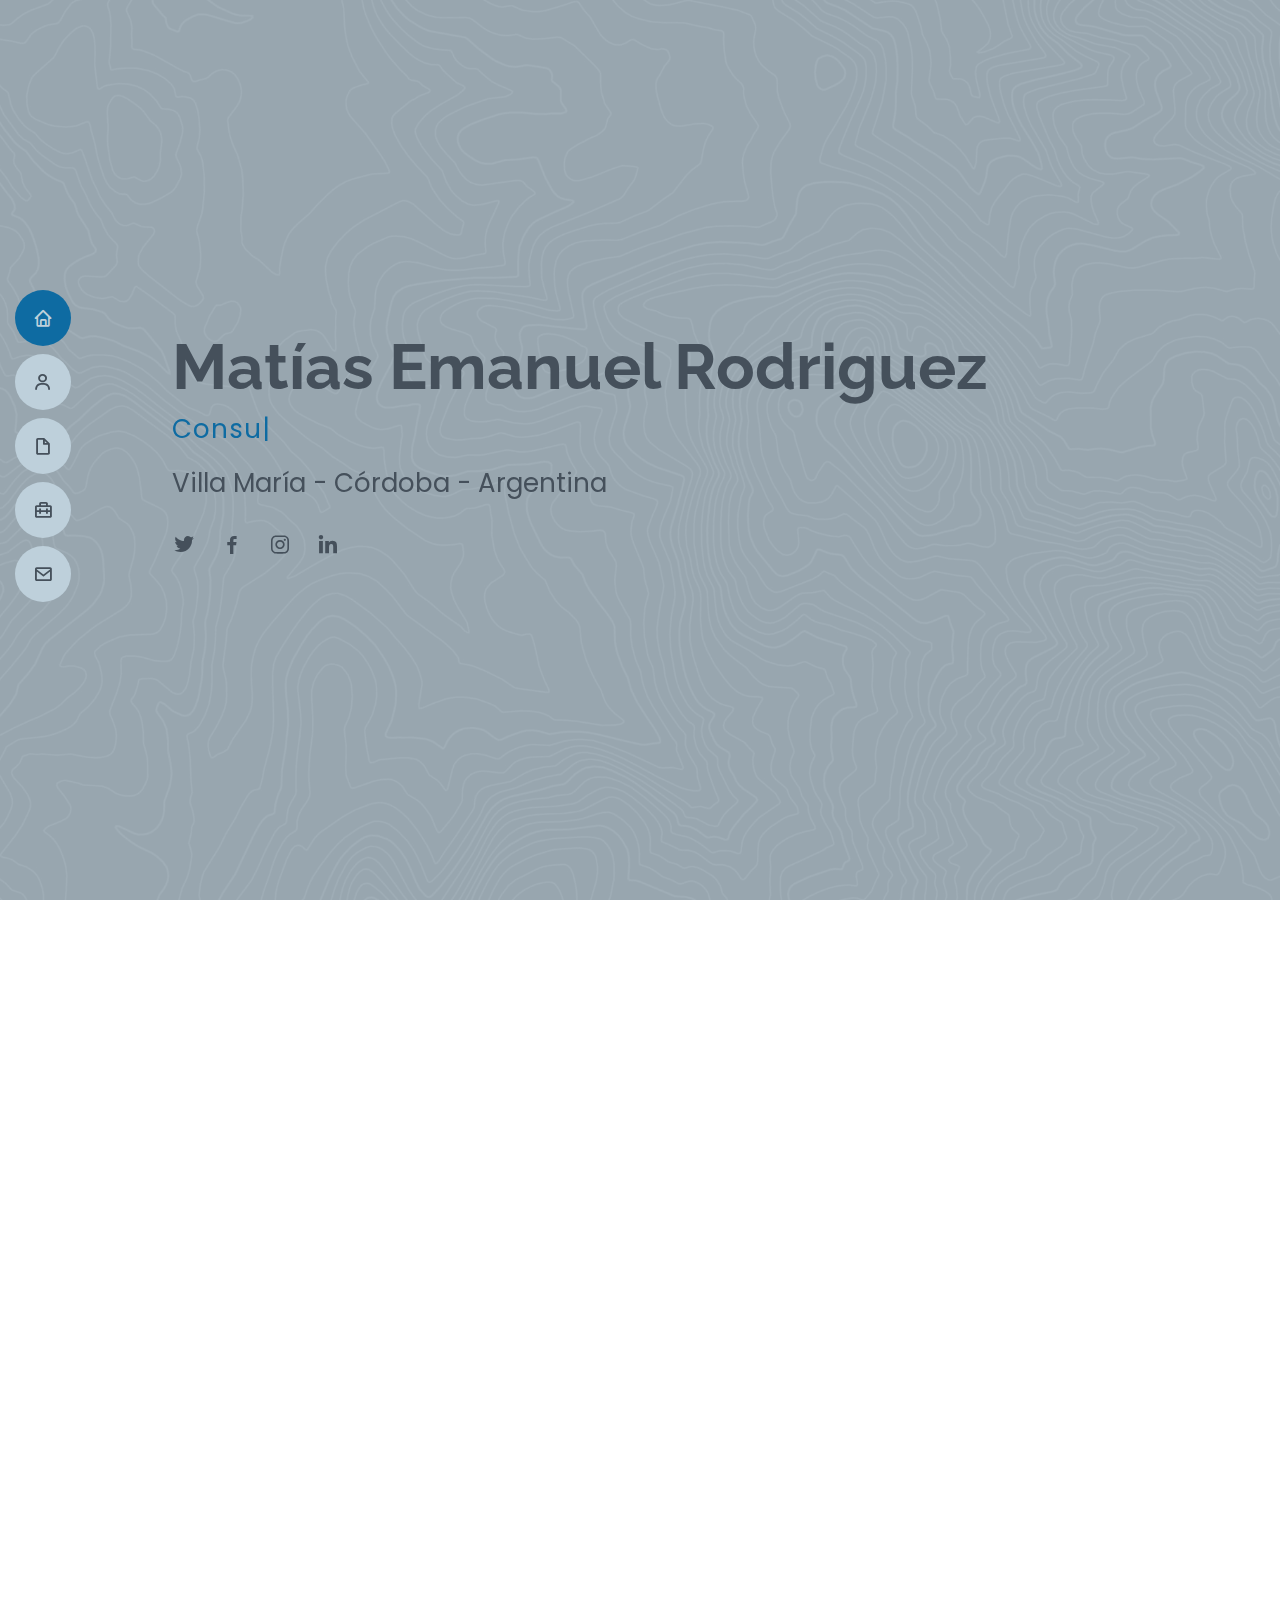
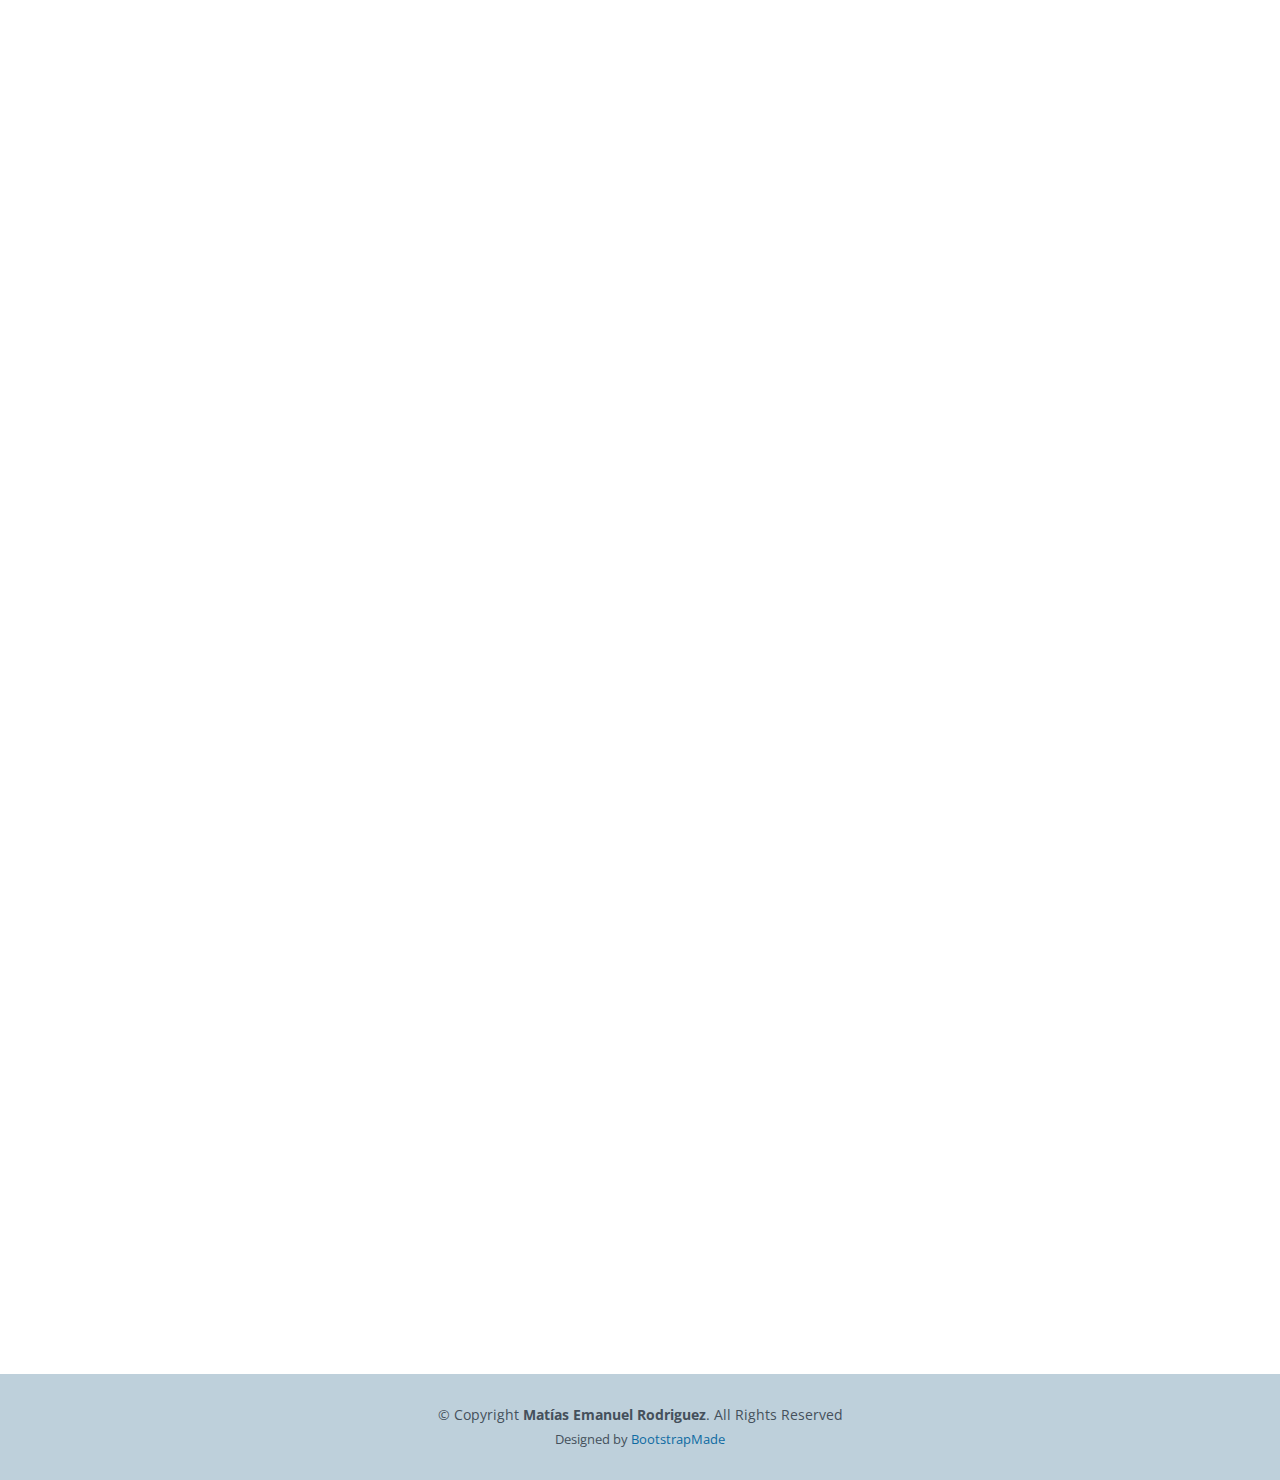
<file: index.html>
<!DOCTYPE html>
<html lang="en">

<head>
  <meta charset="utf-8">
  <meta content="width=device-width, initial-scale=1.0" name="viewport">

  <title>Matías Emanuel Rodriguez</title>
  <meta content="" name="description">
  <meta content="" name="keywords">

  <!-- Favicons -->
  <link href="assets/img/Einstein.png" rel="icon">
  <link href="assets/img/Einstein.png" rel="apple-touch-icon">

  <!-- Google Fonts -->
  <link href="https://fonts.googleapis.com/css?family=Open+Sans:300,300i,400,400i,600,600i,700,700i|Raleway:300,300i,400,400i,500,500i,600,600i,700,700i|Poppins:300,300i,400,400i,500,500i,600,600i,700,700i" rel="stylesheet">

  <!-- Vendor CSS Files -->
  <link href="assets/vendor/aos/aos.css" rel="stylesheet">
  <link href="assets/vendor/bootstrap/css/bootstrap.min.css" rel="stylesheet">
  <link href="assets/vendor/bootstrap-icons/bootstrap-icons.css" rel="stylesheet">
  <link href="assets/vendor/boxicons/css/boxicons.min.css" rel="stylesheet">
  <link href="assets/vendor/glightbox/css/glightbox.min.css" rel="stylesheet">
  <link href="assets/vendor/swiper/swiper-bundle.min.css" rel="stylesheet">

  <link href="assets/css/style.css" rel="stylesheet">

</head>

<body>

  <i class="bi bi-list mobile-nav-toggle d-xl-none"></i>
  <header id="header" class="d-flex flex-column justify-content-center">

    <nav id="navbar" class="navbar nav-menu">
      <ul>
        <li><a href="#hero" class="nav-link scrollto active"><i class="bx bx-home"></i> <span>Home</span></a></li>
        <li><a href="#about" class="nav-link scrollto"><i class="bx bx-user"></i> <span>Sobre mi</span></a></li>
        <li><a href="#resume" class="nav-link scrollto"><i class="bx bx-file-blank"></i> <span>Formación académica</span></a></li>
        <li><a href="#work" class="nav-link scrollto"><i class="bx bx-briefcase-alt-2"></i> <span>Experiencia laboral</span></a></li>
        <li><a href="#contact" class="nav-link scrollto"><i class="bx bx-envelope"></i> <span>Contacto</span></a></li>
      </ul>
    </nav>

  </header>
  <section id="hero" class="d-flex flex-column justify-content-center">
    <div class="container" data-aos="zoom-in" data-aos-delay="100">
      <h1>Matías Emanuel Rodriguez</h1>
      <p><span class="typed" data-typed-items="Consultor ERP, Estudiante de ingeniería en sistemas"></span></p>
      <p>Villa María - Córdoba - Argentina</p>
      <div class="social-links">
        <a href="https://twitter.com/merodriguez98?t=MLjjf2YdRAlq3F1IGcB-tw&s=08" target="_blank" class="twitter"><i class="bx bxl-twitter"></i></a>
        <a href="https://www.facebook.com/popemer" target="_blank" class="facebook"><i class="bx bxl-facebook"></i></a>
        <a href="https://www.instagram.com/matias.rodriguez98/" target="_blank" class="instagram"><i class="bx bxl-instagram"></i></a>
        <a href="https://www.linkedin.com/in/matiasemanuelrodriguez/" target="_blank" class="linkedin"><i class="bx bxl-linkedin"></i></a>
      </div>
    </div>
  </section>

  <main id="main">
    <section id="about" class="about">
      <div class="container" data-aos="fade-up">

        <div class="section-title">
          <h2>Sobre mi</h2>
          <p>
            Soy un joven estudiante de ingeniería en sistemas, 
            actualmente me encuentro trabajando con tres amigos, 
            <a href="crazyfruit-details.html" class="portfolio-details-lightbox" data-glightbox="type: external" title="Portfolio Details">CrazyFruit</a>,
             en el proyecto final llamado <a href="http://www.drawtrip.com/" target="_blank">DrawTrip</a>.
          </p>
        </div>

        <div class="row">
          <div class="col-lg-2">
            <img src="assets/img/me.jpg" class="img-fluid" alt="" width="200">
          </div>
          <div class="col-lg-10 content">
            <p>
              Nací en Marcos Juárez – Córdoba y actualmente estoy estudiando y viviendo en la localidad de Villa María – Córdoba 
            </p>
            <div class="row">
              <div class="col-lg-4">
                <ul>
                  <li><i class="bi bi-chevron-right"></i> <strong>Mi cumpleaños:</strong> <span>22 junio 1998</span></li>
                </ul>
              </div>
              <div class="col-lg-4">
                <ul>
                  <li><i class="bi bi-chevron-right"></i> <strong>Mi edad:</strong> <span>23</span></li>
                </ul>
              </div>
            </div>
            <h3>
              Hobbies
            </h3>
            <p>
              Me gusta despejar la mente tocando la guitarra, 
              aunque no soy muy bueno me defiendo bastante.
              Tambien, siguiendo los pasos de mi nono, 
              las manualidades de mi mama y mi nona, me gusta hacer cosas con madera, 
              cuero y cemento.
            </p>
          </div>
        </div>

      </div>
    </section>

    <section id="resume" class="resume">
      <div class="container" data-aos="fade-up">

        <div class="section-title">
          <h2>Formación académica</h2>
          <div class="text-center">
            <a href="assets/CV_Matias_Rodriguez.pdf" target="_blank">
              <button type="submit">
                <p>
                  CV
                </p>
              </button>
            </a>
          </div>
        </div>

        <div class="row">
          <div class="col-lg-6">
            <div class="resume-item pb-0">
              <h3 class="resume-title">Secundario</h3>
              <h5>2010 - 2015</h5>
              <p><em>
                Establecimiento educativo ESCUELA NORMAL SUPERIOR “GENERAL MANUEL BELGRANO”, título de Bachiller en Comunicación.
              </em></p>
              <ul>
                <li>Marcos Juárez - Córdoba</li>
              </ul>
            </div>

            <div class="resume-item">
              <h3 class="resume-title">Charlas y cursos extracurriculares</h3>
              <ul>
                <li>Como adaptar Testing Dinámico y Testing Estático a Metodologías Ágiles</li>
                <li>Big Data</li>
                <li>Informática Forense y Peritaje Informático</li>
                <li>Mercado Libre – Desarrollo de Productos para Latinoamérica</li>
                <li>Ransomware: Tras las huellas del ciberdelito y su anatomía</li>
                <li>Scrum Fundamentals</li>
              </ul>
            </div>
          </div>
           
          <div class="col-lg-6">
            <div class="resume-item pb-0">
              <h3 class="resume-title">Universidad</h3>
              <h5>2016 - actualidad</h5>
              <p><em>
                Carrera en curso de Ingeniería en Sistemas de Información en la Universidad Tecnologia Nacional. 
                He cursado la totalidad de las materias, 
                con un total de 4 materias pendientes de aprobación, incluyendo proyecto final.
              </em></p>
              <ul>
                <li>Facultad Regional Villa María - Córdoba</li>
              </ul>
            </div>
            <div class="resume-item pb-0">
              <h3 class="resume-title">Habilidades</h3>
              <ul>
                <li>
                  Manejo de Microsoft Office y sistemas
                  operativos <em>(Windows, Linux, iOS y Android)</em>
                </li>
                <li>
                  Manejo de diferentes lenguajes de
                  programación <em>(JAVA, Python, Dart)</em> y
                  bases de datos <em>(Microsoft SQL Server y PostgreSQL)</em>
                </li>
                <li>
                  Manejo de herramientas y/o tecnologías <em>BPMN, StarUML, Enterprise architect,
                    PacketTracer, Pentaho, Hibernate,
                    Android Studio, Flutter</em>
                </li>
                <li>
                  Manejo básico de software de control
                  de versiones git
                </li>
              </ul>
            </div>

          </div>
        </div>
      </div>
    </section>

    <section id="work" class="work">
      <div class="container" data-aos="fade-up">

        <div class="section-title">
          <h2>Experiencia laboral</h2>
        </div>

        <div class="row">
          <div class="work-item pb-0">
            <h3 class="work-title">Consultor ERP en <a href="https://oversoft.net/" target="_blank">Oversoft</a></h3>
            <h5>Marzo 2022 - actualidad</h5>
            <p><em>
                Puesta en marcha de software, planificación y ejecución de proyectos. Implementación y consultoria en soluciones
                de software comercializados. Parametrización de sistemas, dictado de capacitaciones y asistencia a usuarios.
            </em></p>
            <ul>
              <li>Villa María - Córdoba</li>
            </ul>
          </div>
        </div>
      </div>
    </section>

    <section id="contact" class="contact">
      <div class="container" data-aos="fade-up">

        <div class="section-title">
          <h2>Contacto</h2>
        </div>
        
        <div class="row">

          <div class="col-lg-4">
            <div class="info"> 
              <i class="bi bi-geo-alt"></i>
              <h4>Localidad:</h4>
              <p>Villa María - Córdoba - Argentina</p>
            </div>
          </div>

          <div class="col-lg-4">
            <div class="info"> 
              <i class="bi bi-envelope"></i>
              <h4>Email:</h4>
              <p>matiasemanuelr98@gmail.com</p>
            </div>
          </div>

          <div class="col-lg-4">
            <div class="info"> 
              <i class="bi bi-share"></i>
              <h4>Reses sociales:</h4>
              <a href="https://twitter.com/merodriguez98?t=MLjjf2YdRAlq3F1IGcB-tw&s=08" target="_blank" class="twitter"><i class="bx bxl-twitter"></i></a>
              <a href="https://www.facebook.com/popemer" target="_blank" class="facebook"><i class="bx bxl-facebook"></i></a>
              <a href="https://www.instagram.com/matias.rodriguez98/" target="_blank" class="instagram"><i class="bx bxl-instagram"></i></a>
              <a href="https://www.linkedin.com/in/matiasemanuelrodriguez/" target="_blank" class="linkedin"><i class="bx bxl-linkedin"></i></a>
            </div>
          </div>
        </div>
      </div>
    </section>

  </main>

  <footer id="footer">
    <div class="container">
      <div class="copyright">
        &copy; Copyright <strong><span>Matías Emanuel Rodriguez</span></strong>. All Rights Reserved
      </div>
      <div class="credits">
        <!-- All the links in the footer should remain intact. -->
        <!-- You can delete the links only if you purchased the pro version. -->
        <!-- Licensing information: [license-url] -->
        Designed by <a href="https://bootstrapmade.com/">BootstrapMade</a>
      </div>
    </div>
  </footer>

  <div id="preloader"></div>
  <a href="#" class="back-to-top d-flex align-items-center justify-content-center"><i class="bi bi-arrow-up-short"></i></a>


  <script src="assets/vendor/purecounter/purecounter.js"></script>
  <script src="assets/vendor/aos/aos.js"></script>
  <script src="assets/vendor/bootstrap/js/bootstrap.bundle.min.js"></script>
  <script src="assets/vendor/glightbox/js/glightbox.min.js"></script>
  <script src="assets/vendor/isotope-layout/isotope.pkgd.min.js"></script>
  <script src="assets/vendor/swiper/swiper-bundle.min.js"></script>
  <script src="assets/vendor/typed.js/typed.min.js"></script>
  <script src="assets/vendor/waypoints/noframework.waypoints.js"></script>
  <script src="assets/vendor/php-email-form/validate.js"></script>


  <script src="assets/js/main.js"></script>

</body>

</html>
</file>
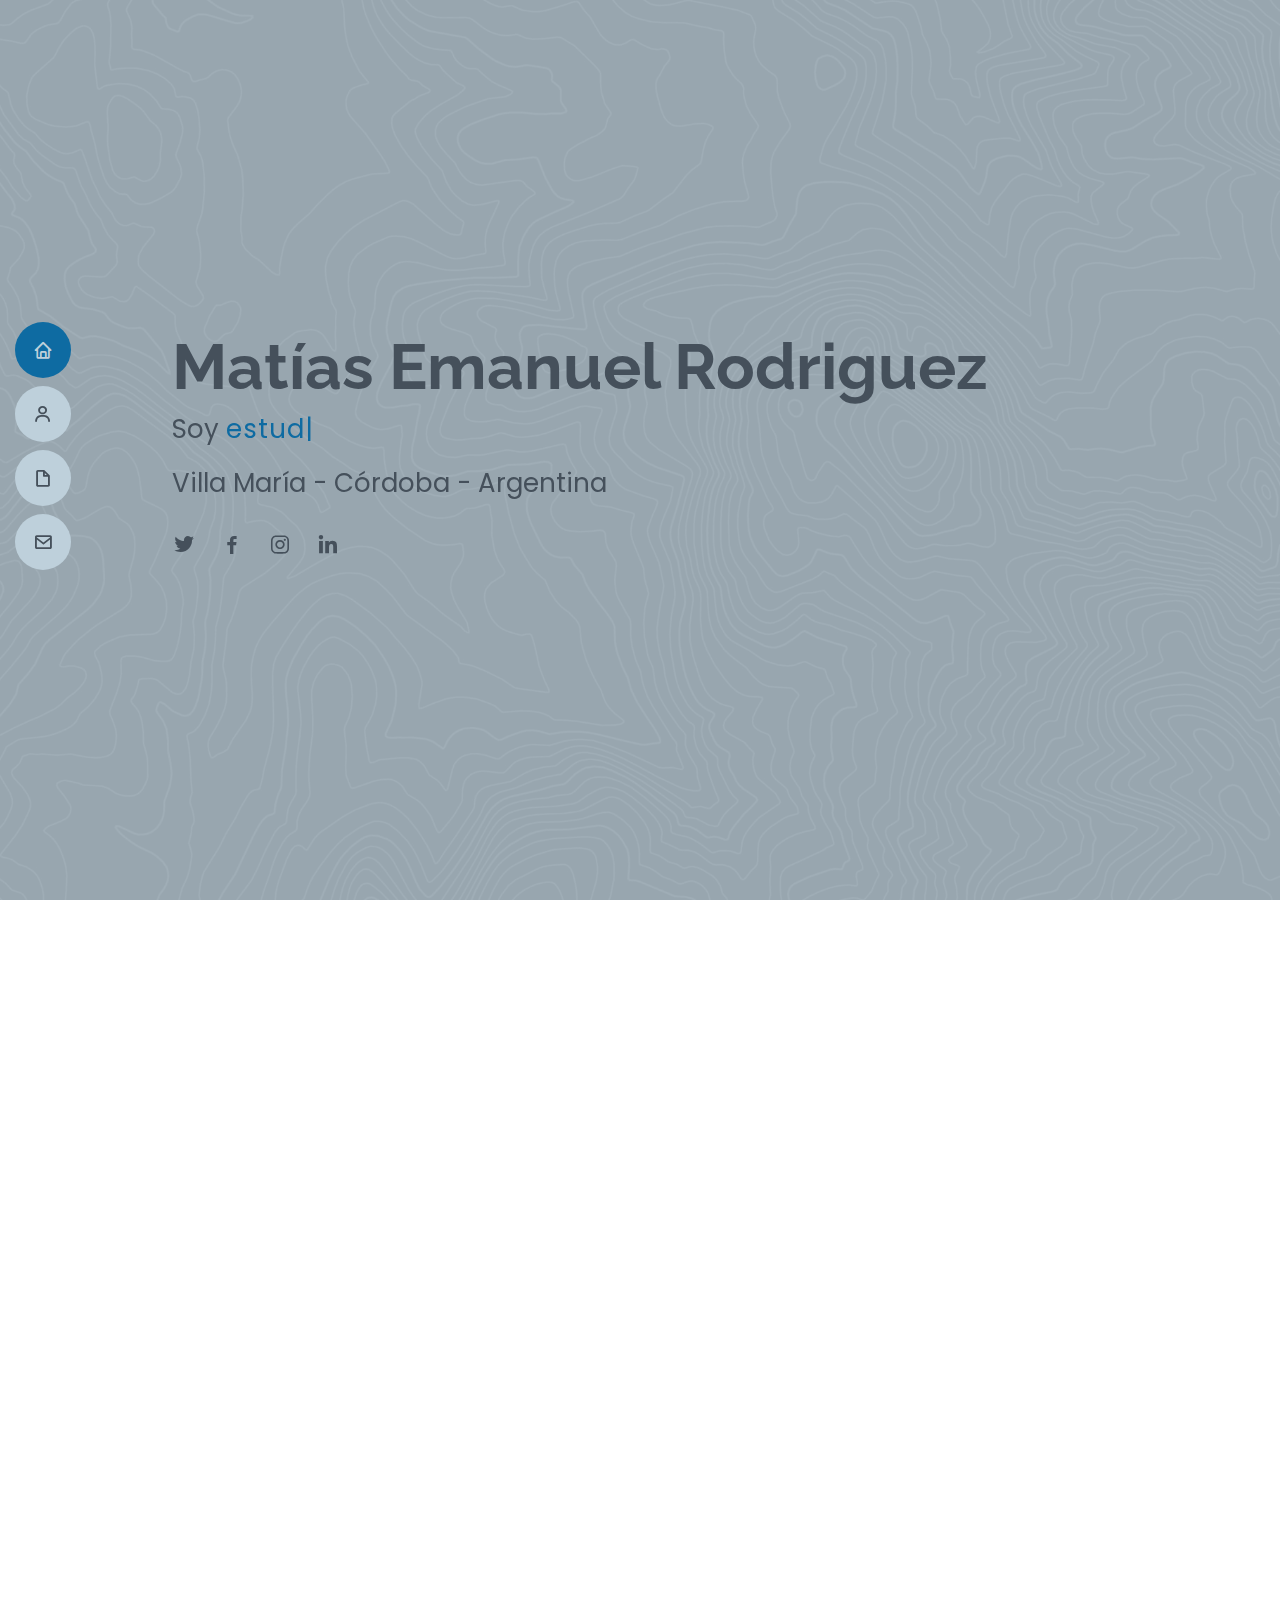
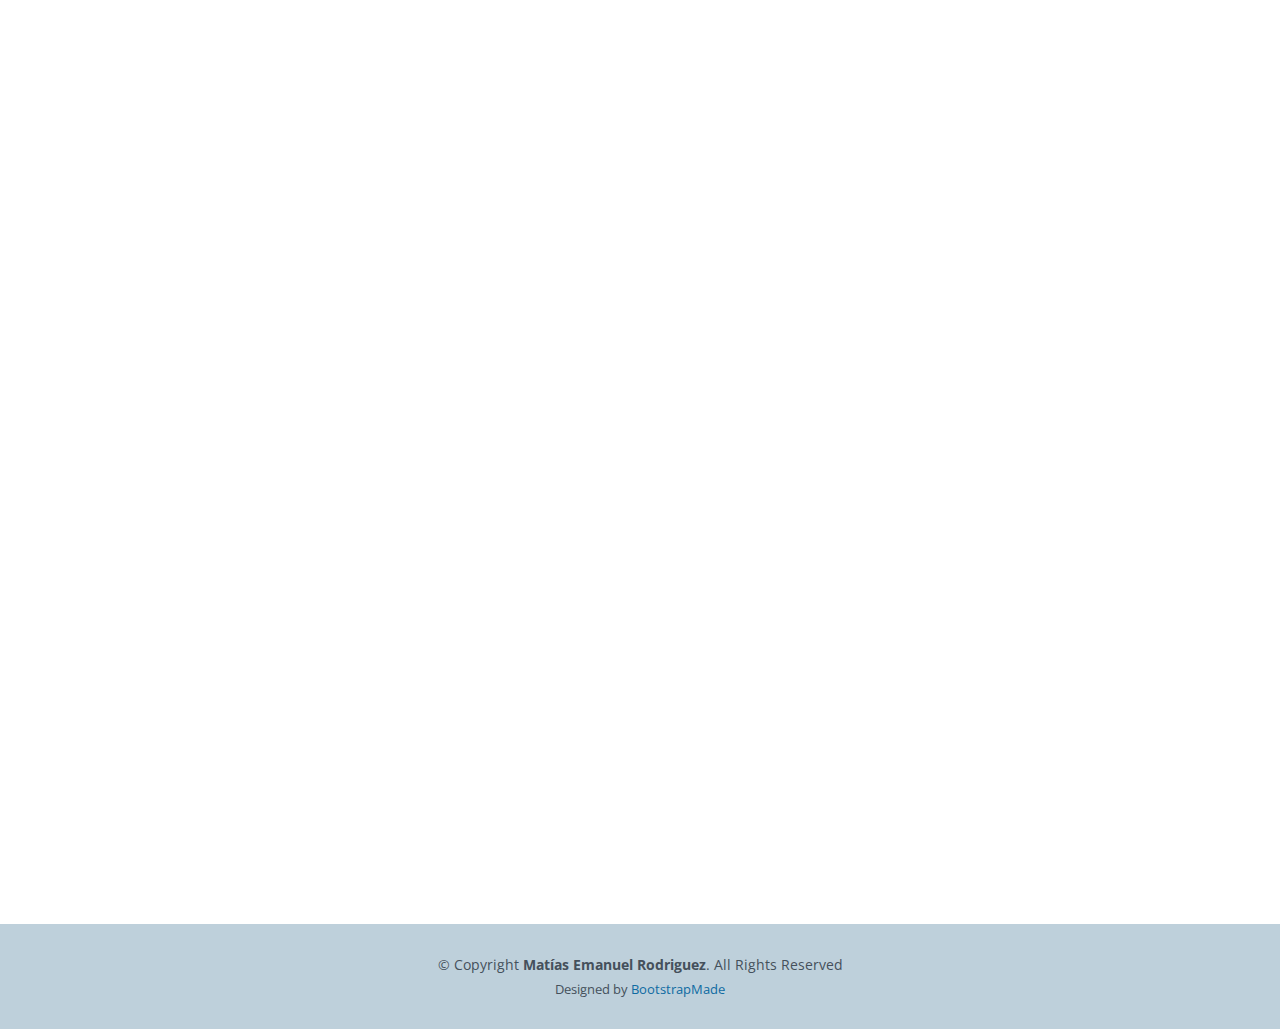
<file: MyResume/index.html>
<!DOCTYPE html>
<html lang="en">

<head>
  <meta charset="utf-8">
  <meta content="width=device-width, initial-scale=1.0" name="viewport">

  <title>Matías Emanuel Rodriguez</title>
  <meta content="" name="description">
  <meta content="" name="keywords">

  <!-- Favicons -->
  <link href="assets/img/Einstein.png" rel="icon">
  <link href="assets/img/Einstein.png" rel="apple-touch-icon">

  <!-- Google Fonts -->
  <link href="https://fonts.googleapis.com/css?family=Open+Sans:300,300i,400,400i,600,600i,700,700i|Raleway:300,300i,400,400i,500,500i,600,600i,700,700i|Poppins:300,300i,400,400i,500,500i,600,600i,700,700i" rel="stylesheet">

  <!-- Vendor CSS Files -->
  <link href="assets/vendor/aos/aos.css" rel="stylesheet">
  <link href="assets/vendor/bootstrap/css/bootstrap.min.css" rel="stylesheet">
  <link href="assets/vendor/bootstrap-icons/bootstrap-icons.css" rel="stylesheet">
  <link href="assets/vendor/boxicons/css/boxicons.min.css" rel="stylesheet">
  <link href="assets/vendor/glightbox/css/glightbox.min.css" rel="stylesheet">
  <link href="assets/vendor/swiper/swiper-bundle.min.css" rel="stylesheet">

  <link href="assets/css/style.css" rel="stylesheet">

</head>

<body>

  <i class="bi bi-list mobile-nav-toggle d-xl-none"></i>
  <header id="header" class="d-flex flex-column justify-content-center">

    <nav id="navbar" class="navbar nav-menu">
      <ul>
        <li><a href="#hero" class="nav-link scrollto active"><i class="bx bx-home"></i> <span>Home</span></a></li>
        <li><a href="#about" class="nav-link scrollto"><i class="bx bx-user"></i> <span>Sobre mi</span></a></li>
        <li><a href="#resume" class="nav-link scrollto"><i class="bx bx-file-blank"></i> <span>Formación académica</span></a></li>
        <li><a href="#contact" class="nav-link scrollto"><i class="bx bx-envelope"></i> <span>Contacto</span></a></li>
      </ul>
    </nav>

  </header>
  <section id="hero" class="d-flex flex-column justify-content-center">
    <div class="container" data-aos="zoom-in" data-aos-delay="100">
      <h1>Matías Emanuel Rodriguez</h1>
      <p>Soy <span class="typed" data-typed-items="estudiante, compañero, proactivo"></span></p>
      <p>Villa María - Córdoba - Argentina</p>
      <div class="social-links">
        <a href="https://twitter.com/merodriguez98?t=MLjjf2YdRAlq3F1IGcB-tw&s=08" target="_blank" class="twitter"><i class="bx bxl-twitter"></i></a>
        <a href="https://www.facebook.com/popemer" target="_blank" class="facebook"><i class="bx bxl-facebook"></i></a>
        <a href="https://www.instagram.com/matias.rodriguez98/" target="_blank" class="instagram"><i class="bx bxl-instagram"></i></a>
        <a href="https://www.linkedin.com/in/matiasemanuelrodriguez/" target="_blank" class="linkedin"><i class="bx bxl-linkedin"></i></a>
      </div>
    </div>
  </section>

  <main id="main">
    <section id="about" class="about">
      <div class="container" data-aos="fade-up">

        <div class="section-title">
          <h2>Sobre mi</h2>
          <p>
            Soy un joven estudiante de ingeniería en sistemas, 
            actualmente me encuentro trabajando con tres amigos, 
            <a href="crazyfruit-details.html" class="portfolio-details-lightbox" data-glightbox="type: external" title="Portfolio Details">CrazyFruit</a>,
             en el proyecto final llamado <a href="http://www.drawtrip.com/" target="_blank">DrawTrip</a>.
          </p>
        </div>

        <div class="row">
          <div class="col-lg-2">
            <img src="assets/img/me.jpg" class="img-fluid" alt="" width="200">
          </div>
          <div class="col-lg-10 content">
            <p>
              Nací en Marcos Juárez – Córdoba y actualmente estoy estudiando y viviendo en la localidad de Villa María – Córdoba 
            </p>
            <div class="row">
              <div class="col-lg-4">
                <ul>
                  <li><i class="bi bi-chevron-right"></i> <strong>Mi cumpleaños:</strong> <span>22 junio 1998</span></li>
                </ul>
              </div>
              <div class="col-lg-4">
                <ul>
                  <li><i class="bi bi-chevron-right"></i> <strong>Mi edad:</strong> <span>23</span></li>
                </ul>
              </div>
            </div>
            <h3>
              Hobbies
            </h3>
            <p>
              Me gusta despejar la mente tocando la guitarra, 
              aunque no soy muy bueno me defiendo bastante.
              Tambien, siguiendo los pasos de mi nono, 
              las manualidades de mi mama y mi nona, me gusta hacer cosas con madera, 
              cuero y cemento.
            </p>
          </div>
        </div>

      </div>
    </section>

    <section id="resume" class="resume">
      <div class="container" data-aos="fade-up">

        <div class="section-title">
          <h2>Formación académica</h2>
          <div class="text-center">
            <a href="assets/CV_Matias_Rodriguez.pdf" target="_blank">
              <button type="submit">
                <p>
                  CV
                </p>
              </button>
            </a>
          </div>
        </div>

        <div class="row">
          <div class="col-lg-6">
            <div class="resume-item pb-0">
              <h3 class="resume-title">Secundario</h3>
              <h5>2010 - 2015</h5>
              <p><em>
                Establecimiento educativo ESCUELA NORMAL SUPERIOR “GENERAL MANUEL BELGRANO”, título de Bachiller en Comunicación.
              </em></p>
              <ul>
                <li>Marcos Juárez - Córdoba</li>
              </ul>
            </div>

            <div class="resume-item">
              <h3 class="resume-title">Charlas y cursos extracurriculares</h3>
              <ul>
                <li>Como adaptar Testing Dinámico y Testing Estático a Metodologías Ágiles</li>
                <li>Big Data</li>
                <li>Informática Forense y Peritaje Informático</li>
                <li>Mercado Libre – Desarrollo de Productos para Latinoamérica</li>
                <li>Ransomware: Tras las huellas del ciberdelito y su anatomía</li>
                <li>Scrum Fundamentals</li>
              </ul>
            </div>
          </div>
           
          <div class="col-lg-6">
            <div class="resume-item pb-0">
              <h3 class="resume-title">Universidad</h3>
              <h5>2016 - actualidad</h5>
              <p><em>
                Carrera en curso de Ingeniería en Sistemas de Información en la Universidad Tecnologia Nacional. 
                He cursado la totalidad de las materias, 
                con un total de 4 materias pendientes de aprobación, incluyendo proyecto final.
              </em></p>
              <ul>
                <li>Facultad Regional Villa María - Córdoba</li>
              </ul>
            </div>
            <div class="resume-item pb-0">
              <h3 class="resume-title">Habilidades</h3>
              <ul>
                <li>
                  Manejo de Microsoft Office y sistemas
                  operativos <em>(Windows, Linux, iOS y Android)</em>
                </li>
                <li>
                  Manejo de diferentes lenguajes de
                  programación <em>(JAVA, Python, Dart)</em> y
                  bases de datos <em>(Microsoft SQL Server y PostgreSQL)</em>
                </li>
                <li>
                  Manejo de herramientas y/o tecnologías <em>BPMN, StarUML, Enterprise architect,
                    PacketTracer, Pentaho, Hibernate,
                    Android Studio, Flutter</em>
                </li>
                <li>
                  Manejo básico de software de control
                  de versiones git
                </li>
              </ul>
            </div>

          </div>
        </div>
      </div>
    </section>

    <section id="contact" class="contact">
      <div class="container" data-aos="fade-up">

        <div class="section-title">
          <h2>Contacto</h2>
        </div>
        
        <div class="row">

          <div class="col-lg-4">
            <div class="info"> 
              <i class="bi bi-geo-alt"></i>
              <h4>Localidad:</h4>
              <p>Villa María - Córdoba - Argentina</p>
            </div>
          </div>

          <div class="col-lg-4">
            <div class="info"> 
              <i class="bi bi-envelope"></i>
              <h4>Email:</h4>
              <p>matiasemanuelr98@gmail.com</p>
            </div>
          </div>

          <div class="col-lg-4">
            <div class="info"> 
              <i class="bi bi-share"></i>
              <h4>Reses sociales:</h4>
              <a href="https://twitter.com/merodriguez98?t=MLjjf2YdRAlq3F1IGcB-tw&s=08" target="_blank" class="twitter"><i class="bx bxl-twitter"></i></a>
              <a href="https://www.facebook.com/popemer" target="_blank" class="facebook"><i class="bx bxl-facebook"></i></a>
              <a href="https://www.instagram.com/matias.rodriguez98/" target="_blank" class="instagram"><i class="bx bxl-instagram"></i></a>
              <a href="https://www.linkedin.com/in/matiasemanuelrodriguez/" target="_blank" class="linkedin"><i class="bx bxl-linkedin"></i></a>
            </div>
          </div>
        </div>
      </div>
    </section>

  </main>

  <footer id="footer">
    <div class="container">
      <div class="copyright">
        &copy; Copyright <strong><span>Matías Emanuel Rodriguez</span></strong>. All Rights Reserved
      </div>
      <div class="credits">
        <!-- All the links in the footer should remain intact. -->
        <!-- You can delete the links only if you purchased the pro version. -->
        <!-- Licensing information: [license-url] -->
        Designed by <a href="https://bootstrapmade.com/">BootstrapMade</a>
      </div>
    </div>
  </footer>

  <div id="preloader"></div>
  <a href="#" class="back-to-top d-flex align-items-center justify-content-center"><i class="bi bi-arrow-up-short"></i></a>


  <script src="assets/vendor/purecounter/purecounter.js"></script>
  <script src="assets/vendor/aos/aos.js"></script>
  <script src="assets/vendor/bootstrap/js/bootstrap.bundle.min.js"></script>
  <script src="assets/vendor/glightbox/js/glightbox.min.js"></script>
  <script src="assets/vendor/isotope-layout/isotope.pkgd.min.js"></script>
  <script src="assets/vendor/swiper/swiper-bundle.min.js"></script>
  <script src="assets/vendor/typed.js/typed.min.js"></script>
  <script src="assets/vendor/waypoints/noframework.waypoints.js"></script>
  <script src="assets/vendor/php-email-form/validate.js"></script>


  <script src="assets/js/main.js"></script>

</body>

</html>
</file>
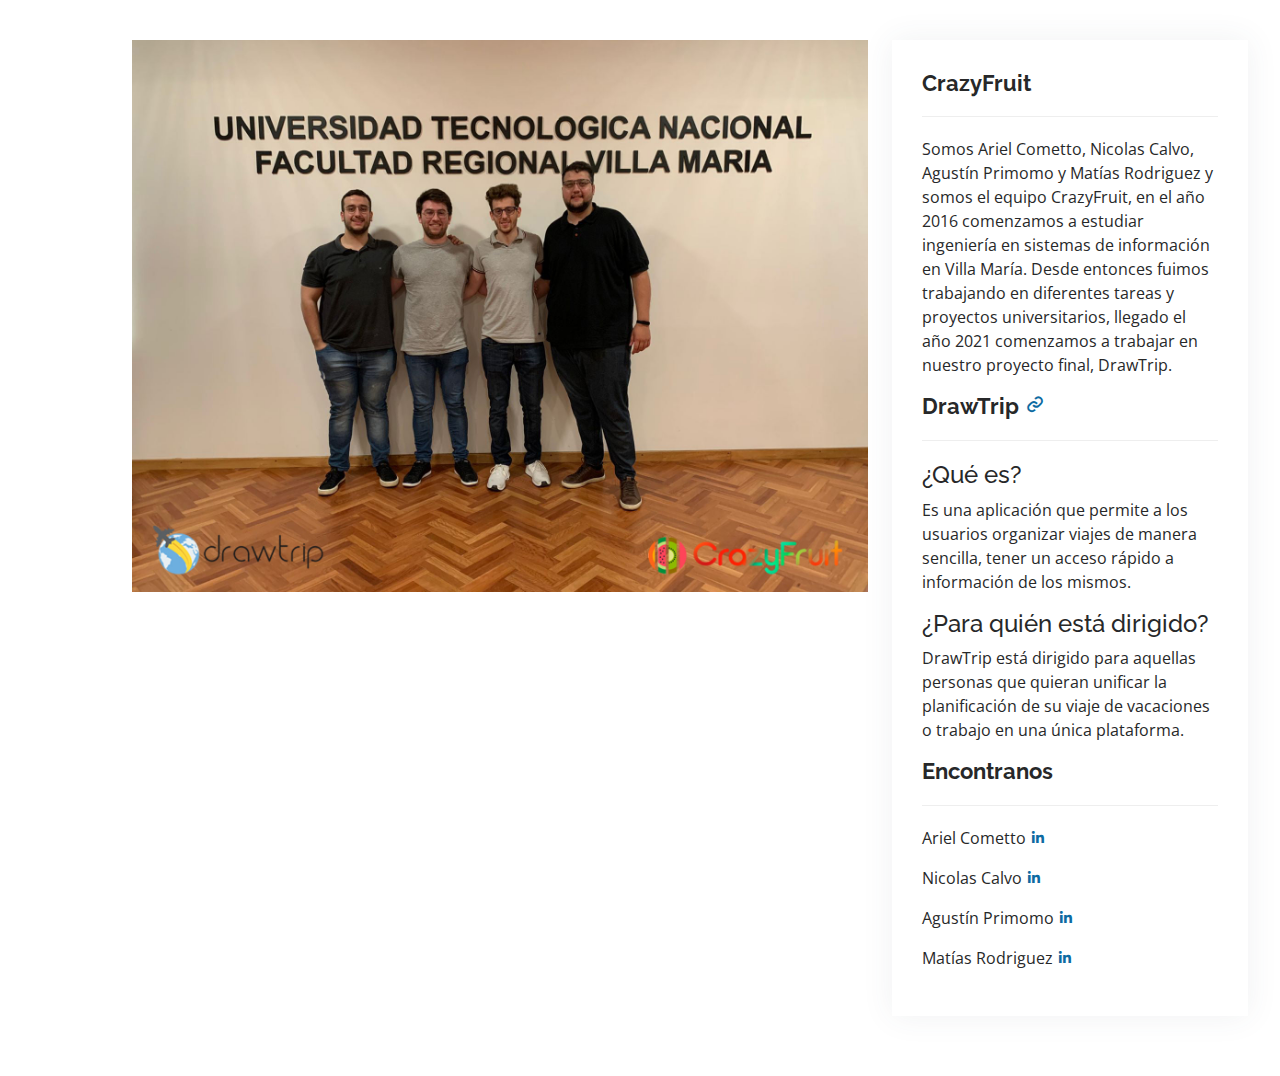
<file: crazyfruit-details.html>
<!DOCTYPE html>
<html lang="en">

<head>
  <meta charset="utf-8">
  <meta content="width=device-width, initial-scale=1.0" name="viewport">

  <title>CrazyFruit</title>
  <meta content="" name="description">
  <meta content="" name="keywords">

  <link href="assets/img/Einstein.png" rel="icon">
  <link href="assets/img/Einstein.png" rel="apple-touch-icon">

  <link href="https://fonts.googleapis.com/css?family=Open+Sans:300,300i,400,400i,600,600i,700,700i|Raleway:300,300i,400,400i,500,500i,600,600i,700,700i|Poppins:300,300i,400,400i,500,500i,600,600i,700,700i" rel="stylesheet">

  <link href="assets/vendor/aos/aos.css" rel="stylesheet">
  <link href="assets/vendor/bootstrap/css/bootstrap.min.css" rel="stylesheet">
  <link href="assets/vendor/bootstrap-icons/bootstrap-icons.css" rel="stylesheet">
  <link href="assets/vendor/boxicons/css/boxicons.min.css" rel="stylesheet">
  <link href="assets/vendor/glightbox/css/glightbox.min.css" rel="stylesheet">
  <link href="assets/vendor/swiper/swiper-bundle.min.css" rel="stylesheet">

  <link href="assets/css/style.css" rel="stylesheet">

</head>

<body>

  <main id="main">

    <section id="portfolio-details" class="portfolio-details">
      <div class="container">

        <div class="row gy-4">

          <div class="col-lg-8">
            <div class="portfolio-details-slider swiper">
                <div class="swiper-slide">
                  <img src="assets/img/crazyfruit.jpg" alt="">
              </div>
            </div>
          </div>

          <div class="col-lg-4">
            <div class="portfolio-info">
              <h3>
                CrazyFruit
              </h3>
              <p>
                Somos Ariel Cometto, Nicolas Calvo, Agustín Primomo y Matías Rodriguez y somos el 
                equipo CrazyFruit, en el año 2016 comenzamos a estudiar ingeniería en sistemas
                 de información
                en Villa María. Desde entonces fuimos trabajando en diferentes tareas y proyectos universitarios, llegado el 
                año 2021 comenzamos a trabajar en nuestro proyecto final, DrawTrip.
              </p>

              <h3>
                DrawTrip
                <a href="http://www.drawtrip.com/" target="_blank">
                  <i class="bx bx-link"></i>
                </a>
              </h3>
              <h4>¿Qué es?</h4>
              <p>
                Es una aplicación que permite a
                los usuarios organizar viajes de manera
                sencilla, tener un acceso rápido a
                información de los mismos.
              </p>
              <h4>¿Para quién está dirigido?</h4>
              <p>
                DrawTrip está dirigido para aquellas personas que quieran unificar la planificación de su 
                viaje de vacaciones o trabajo en una única plataforma. 
              </p>
              <h3>
                Encontranos
              </h3>
              <p>
                Ariel Cometto 
                <a href="https://www.linkedin.com/in/arielcometto/" target="_blank" class="linkedin">
                  <i class="bx bxl-linkedin"></i>
                </a> 
              </p>
              <p>
                Nicolas Calvo 
                <a href="https://www.linkedin.com/in/calvonicolas/" target="_blank" class="linkedin">
                  <i class="bx bxl-linkedin"></i>
                </a> 
              </p>
              <p>
                Agustín Primomo 
                <a href="https://www.linkedin.com/in/agustinprimomo/" target="_blank" class="linkedin">
                  <i class="bx bxl-linkedin"></i>
                </a> 
              </p>
              <p>
                Matías Rodriguez 
                <a href="https://www.linkedin.com/in/matiasemanuelrodriguez/" target="_blank" class="linkedin">
                  <i class="bx bxl-linkedin"></i>
                </a> 
              </p>
            </div>
          </div>
        </div>
      </div>
    </section>

  </main>

  <div id="preloader"></div>
  <a href="#" class="back-to-top d-flex align-items-center justify-content-center"><i class="bi bi-arrow-up-short"></i></a>

  <script src="assets/vendor/purecounter/purecounter.js"></script>
  <script src="assets/vendor/aos/aos.js"></script>
  <script src="assets/vendor/bootstrap/js/bootstrap.bundle.min.js"></script>
  <script src="assets/vendor/glightbox/js/glightbox.min.js"></script>
  <script src="assets/vendor/isotope-layout/isotope.pkgd.min.js"></script>
  <script src="assets/vendor/swiper/swiper-bundle.min.js"></script>
  <script src="assets/vendor/typed.js/typed.min.js"></script>
  <script src="assets/vendor/waypoints/noframework.waypoints.js"></script>
  <script src="assets/vendor/php-email-form/validate.js"></script>

  <script src="assets/js/main.js"></script>

</body>

</html>
</file>
<file: assets/css/style.css>
body {
  font-family: "Open Sans", sans-serif;
  color: #272829;
  --color_background_oscuro: #040404;
  --color_enfasis_claro: #249ae0;
  --color_enfasis_oscuro: #0e6ba2;
  --color_menos_enfasis: rgba(255, 255, 255, 0.8);
  --color_arriba: rgba(190, 208, 219, 0.8);
  --color_fondo: #bed0db;
  --color_letras_oscuro: #45505b;
  --color_letras_claro: #bed0db;
}

a {
  color: var(--color_enfasis_oscuro);
  text-decoration: none;
}

a:hover {
  color: var(--color_enfasis_oscuro);
  text-decoration: none;
}
.abs-center {
  display: flex;
  align-items: center;
  justify-content: center;
}

h1,
h2,
h3,
h4,
h5,
h6 {
  font-family: "Raleway", sans-serif;
}

.back-to-top {
  position: fixed;
  visibility: hidden;
  opacity: 0;
  right: 15px;
  bottom: 15px;
  z-index: 996;
  background: var(--color_fondo);
  width: 40px;
  height: 40px;
  border-radius: 50px;
  transition: all 0.4s;
}
.back-to-top i {
  font-size: 28px;
  color: var(--color_letras_oscuro);
  line-height: 0;
}
.back-to-top:hover {
  background: var(--color_enfasis_oscuro);
  color: var(--color_letras_claro);
}
.back-to-top.active {
  visibility: visible;
  opacity: 1;
}

#preloader {
  position: fixed;
  top: 0;
  left: 0;
  right: 0;
  bottom: 0;
  z-index: 9999;
  overflow: hidden;
  background: var(--color_fondo);
}

#preloader:before {
  content: "";
  position: fixed;
  top: calc(50% - 30px);
  left: calc(50% - 30px);
  border: 6px solid var(--color_enfasis_oscuro);
  border-top-color: var(--color_fondo);
  border-bottom-color: var(--color_fondo);
  border-radius: 50%;
  width: 60px;
  height: 60px;
  -webkit-animation: animate-preloader 1s linear infinite;
  animation: animate-preloader 1s linear infinite;
}

@-webkit-keyframes animate-preloader {
  0% {
    transform: rotate(0deg);
  }
  100% {
    transform: rotate(360deg);
  }
}

@keyframes animate-preloader {
  0% {
    transform: rotate(0deg);
  }
  100% {
    transform: rotate(360deg);
  }
}

@media screen and (max-width: 768px) {
  [data-aos-delay] {
    transition-delay: 0 !important;
  }
}

#header {
  position: fixed;
  top: 0;
  left: 0;
  bottom: 0;
  z-index: 9997;
  transition: all 0.5s;
  padding: 15px;
  overflow-y: auto;
}
@media (max-width: 992px) {
  #header {
    width: 300px;
    background: var(--color_fondo);
    border-right: 1px solid #e6e9ec;
    left: -300px;
  }
}

@media (min-width: 992px) {
  #main {
    margin-left: 100px;
  }
}

.nav-menu {
  padding: 0;
  display: block;
}
.nav-menu * {
  margin: 0;
  padding: 0;
  list-style: none;
}
.nav-menu > ul > li {
  position: relative;
  white-space: nowrap;
}
.nav-menu a,
.nav-menu a:focus {
  display: flex;
  align-items: center;
  color: var(--color_letras_oscuro);
  padding: 10px 18px;
  margin-bottom: 8px;
  transition: 0.3s;
  font-size: 15px;
  border-radius: 50px;
  background: var(--color_fondo);
  height: 56px;
  width: 100%;
  overflow: hidden;
  transition: 0.3s;
}
.nav-menu a i,
.nav-menu a:focus i {
  font-size: 20px;
}
.nav-menu a span,
.nav-menu a:focus span {
  padding: 0 5px 0 7px;
  color: var(--color_letras_oscuro);
}
@media (min-width: 992px) {
  .nav-menu a,
  .nav-menu a:focus {
    width: 56px;
  }
  .nav-menu a span,
  .nav-menu a:focus span {
    display: none;
    color: var(--color_fondo);
  }
}
.nav-menu a:hover,
.nav-menu .active,
.nav-menu .active:focus,
.nav-menu li:hover > a {
  color: var(--color_fondo);
  background: var(--color_enfasis_oscuro);
}
.nav-menu a:hover span,
.nav-menu .active span,
.nav-menu .active:focus span,
.nav-menu li:hover > a span {
  color: var(--color_fondo);
}
.nav-menu a:hover,
.nav-menu li:hover > a {
  width: 100%;
  color: var(--color_fondo);
}
.nav-menu a:hover span,
.nav-menu li:hover > a span {
  display: block;
}

.mobile-nav-toggle {
  position: fixed;
  right: 10px;
  top: 10px;
  z-index: 9998;
  border: 0;
  background: none;
  font-size: 28px;
  transition: all 0.4s;
  outline: none !important;
  line-height: 0;
  cursor: pointer;
  border-radius: 50px;
  padding: 5px;
}
.mobile-nav-toggle i {
  color: #45505b;
}

.mobile-nav-active {
  overflow: hidden;
}
.mobile-nav-active #header {
  left: 0;
}
.mobile-nav-active .mobile-nav-toggle {
  color: var(--color_fondo);
  background-color: var(--color_enfasis_claro);
}

#hero {
  width: 100%;
  height: 100vh;
  background: url("../img/fondo.jpg") top right no-repeat;
  background-size: cover;
  position: relative;
}
@media (min-width: 992px) {
  #hero {
    padding-left: 160px;
  }
}
#hero:before {
  content: "";
  background: var(--color_arriba);
  position: absolute;
  bottom: 0;
  top: 0;
  left: 0;
  right: 0;
}
#hero h1 {
  margin: 0;
  font-size: 64px;
  font-weight: 700;
  line-height: 56px;
  color: #45505b;
}
#hero p {
  color: #45505b;
  margin: 15px 0 0 0;
  font-size: 26px;
  font-family: "Poppins", sans-serif;
}
#hero p span {
  color: var(--color_enfasis_oscuro);
  letter-spacing: 1px;
}
#hero .social-links {
  margin-top: 30px;
}
#hero .social-links a {
  font-size: 24px;
  display: inline-block;
  color: #45505b;
  line-height: 1;
  margin-right: 20px;
  transition: 0.3s;
}
#hero .social-links a:hover {
  color: var(--color_enfasis_oscuro);
}
@media (max-width: 992px) {
  #hero {
    text-align: center;
  }
  #hero h1 {
    font-size: 32px;
    line-height: 36px;
  }
  #hero p {
    margin-top: 10px;
    font-size: 20px;
    line-height: 24px;
  }
}

section {
  padding: 60px 0;
  overflow: hidden;
}

.section-title {
  text-align: center;
  padding-bottom: 30px;
}
.section-title h2 {
  font-size: 32px;
  font-weight: bold;
  text-transform: uppercase;
  margin-bottom: 20px;
  padding-bottom: 20px;
  position: relative;
  color: #45505b;
}
.section-title h2::before {
  content: "";
  position: absolute;
  display: block;
  width: 120px;
  height: 1px;
  background: #ddd;
  bottom: 1px;
  left: calc(50% - 60px);
}
.section-title h2::after {
  content: "";
  position: absolute;
  display: block;
  width: 40px;
  height: 3px;
  background: var(--color_enfasis_claro);
  bottom: 0;
  left: calc(50% - 20px);
}
.section-title p {
  margin-bottom: 0;
}
.section-title span {
  color: #0563bb;
}

.about .content h3 {
  font-weight: 700;
  font-size: 26px;
  color: #728394;
}
.about .content ul {
  list-style: none;
  padding: 0;
}
.about .content ul li {
  margin-bottom: 20px;
  display: flex;
  align-items: center;
}
.about .content ul strong {
  margin-right: 10px;
}
.about .content ul i {
  font-size: 16px;
  margin-right: 5px;
  color: var(--color_enfasis_oscuro);
  line-height: 0;
}
.about .content p:last-child {
  margin-bottom: 0;
}

.resume button[type="submit"] {
  background: var(--color_fondo);
  border: 0;
  padding: 10px 35px;
  color: var(--color_letras_oscuro);
  transition: 0.4s;
  border-radius: 18px;
}
.resume button[type="submit"]:hover {
  background: var(--color_enfasis_oscuro);
}

.resume .resume-title {
  font-size: 26px;
  font-weight: 700;
  margin-top: 20px;
  margin-bottom: 20px;
  color: #45505b;
}
.resume .resume-item {
  padding: 0 0 20px 20px;
  margin-top: -2px;
  border-left: 2px solid var(--color_enfasis_claro);
  position: relative;
}
.resume .resume-item h4 {
  line-height: 18px;
  font-size: 18px;
  font-weight: 600;
  text-transform: uppercase;
  font-family: "Poppins", sans-serif;
  color: var(--color_enfasis_claro);
  margin-bottom: 10px;
}
.resume .resume-item h5 {
  font-size: 16px;
  background: #f7f8f9;
  padding: 5px 15px;
  display: inline-block;
  font-weight: 600;
  margin-bottom: 10px;
}
.resume .resume-item ul {
  padding-left: 20px;
}
.resume .resume-item ul li {
  padding-bottom: 10px;
}
.resume .resume-item:last-child {
  padding-bottom: 0;
}
.resume .resume-item::before {
  content: "";
  position: absolute;
  width: 16px;
  height: 16px;
  border-radius: 50px;
  left: -9px;
  top: 0;
  background: #e6e9ec;
  border: 2px solid var(--color_enfasis_claro);
}

.work button[type="submit"] {
  background: var(--color_fondo);
  border: 0;
  padding: 10px 35px;
  color: var(--color_letras_oscuro);
  transition: 0.4s;
  border-radius: 18px;
}
.work button[type="submit"]:hover {
  background: var(--color_enfasis_oscuro);
}

.work .work-title {
  font-size: 26px;
  font-weight: 700;
  margin-top: 20px;
  margin-bottom: 20px;
  color: #45505b;
}
.work .work-item {
  padding: 0 0 20px 20px;
  margin-top: -2px;
  border-left: 2px solid var(--color_enfasis_claro);
  position: relative;
}
.work .work-item h4 {
  line-height: 18px;
  font-size: 18px;
  font-weight: 600;
  text-transform: uppercase;
  font-family: "Poppins", sans-serif;
  color: var(--color_enfasis_claro);
  margin-bottom: 10px;
}
.work .work-item h5 {
  font-size: 16px;
  background: #f7f8f9;
  padding: 5px 15px;
  display: inline-block;
  font-weight: 600;
  margin-bottom: 10px;
}
.work .work-item ul {
  padding-left: 20px;
}
.work .work-item ul li {
  padding-bottom: 10px;
}
.work .work-item:last-child {
  padding-bottom: 0;
}
.work .work-item::before {
  content: "";
  position: absolute;
  width: 16px;
  height: 16px;
  border-radius: 50px;
  left: -9px;
  top: 0;
  background: #e6e9ec;
  border: 2px solid var(--color_enfasis_claro);
}

.portfolio-details {
  padding-top: 40px;
}
.portfolio-details .portfolio-details-slider img {
  width: 100%;
}
.portfolio-details .portfolio-details-slider .swiper-pagination {
  margin-top: 20px;
  position: relative;
}
.portfolio-details
  .portfolio-details-slider
  .swiper-pagination
  .swiper-pagination-bullet {
  width: 12px;
  height: 12px;
  background-color: #fff;
  opacity: 1;
  border: 1px solid #0563bb;
}
.portfolio-details
  .portfolio-details-slider
  .swiper-pagination
  .swiper-pagination-bullet-active {
  background-color: #0563bb;
}
.portfolio-details .portfolio-info {
  padding: 30px;
  box-shadow: 0px 0 30px rgba(69, 80, 91, 0.08);
}
.portfolio-details .portfolio-info h3 {
  font-size: 22px;
  font-weight: 700;
  margin-bottom: 20px;
  padding-bottom: 20px;
  border-bottom: 1px solid #eee;
}
.portfolio-details .portfolio-info ul {
  list-style: none;
  padding: 0;
  font-size: 15px;
}
.portfolio-details .portfolio-info ul li + li {
  margin-top: 10px;
}
.portfolio-details .portfolio-description {
  padding-top: 30px;
}
.portfolio-details .portfolio-description h2 {
  font-size: 26px;
  font-weight: 700;
  margin-bottom: 20px;
}
.portfolio-details .portfolio-description p {
  padding: 0;
}

.contact .info {
  width: 100%;
  background: #fff;
}
.contact .info i {
  font-size: 20px;
  color: var(--color_enfasis_oscuro);
  float: left;
  width: 44px;
  height: 44px;
  background: #eef7ff00;
  display: flex;
  justify-content: center;
  align-items: center;
  border-radius: 50px;
  transition: all 0.3s ease-in-out;
}
.contact .info h4 {
  padding: 0 0 0 60px;
  font-size: 22px;
  font-weight: 600;
  margin-bottom: 5px;
  color: #45505b;
}
.contact .info p {
  padding: 0 0 0 60px;
  margin-bottom: 0;
  font-size: 16px;
  color: #728394;
}
.contact .info .email,
.contact .info .phone {
  margin-top: 40px;
}
.contact .info .email:hover i,
.contact .info .address:hover i,
.contact .info .phone:hover i {
  background: var(--color_enfasis_oscuro);
  color: #fff;
}

@-webkit-keyframes animate-loading {
  0% {
    transform: rotate(0deg);
  }
  100% {
    transform: rotate(360deg);
  }
}
@keyframes animate-loading {
  0% {
    transform: rotate(0deg);
  }
  100% {
    transform: rotate(360deg);
  }
}

#footer {
  background: var(--color_fondo);
  color: #45505b;
  font-size: 14px;
  text-align: center;
  padding: 30px 0;
}
#footer h3 {
  font-size: 36px;
  font-weight: 700;
  position: relative;
  font-family: "Poppins", sans-serif;
  padding: 0;
  margin: 0 0 15px 0;
}
#footer p {
  font-size: 15;
  font-style: italic;
  padding: 0;
  margin: 0 0 40px 0;
}
#footer .social-links {
  margin: 0 0 40px 0;
}
#footer .social-links a {
  font-size: 18px;
  display: inline-block;
  background: var(--color_enfasis_oscuro);
  color: #fff;
  line-height: 1;
  padding: 8px 0;
  margin-right: 4px;
  border-radius: 50%;
  text-align: center;
  width: 36px;
  height: 36px;
  transition: 0.3s;
}
#footer .social-links a:hover {
  background: var(--color_enfasis_oscuro);
  color: #fff;
  text-decoration: none;
}
#footer .copyright {
  margin: 0 0 5px 0;
}
#footer .credits {
  font-size: 13px;
}
</file>
<file: MyResume/assets/css/style.css>
body {
  font-family: "Open Sans", sans-serif;
  color: #272829;
  --color_background_oscuro: #040404;
  --color_enfasis_claro: #249ae0;
  --color_enfasis_oscuro: #0e6ba2;
  --color_menos_enfasis: rgba(255, 255, 255, 0.8);
  --color_arriba: rgba(190, 208, 219, 0.8);
  --color_fondo: #bed0db;
  --color_letras_oscuro: #45505b;
  --color_letras_claro: #bed0db;
}

a {
  color: var(--color_enfasis_oscuro);
  text-decoration: none;
}

a:hover {
  color: var(--color_enfasis_oscuro);
  text-decoration: none;
}
.abs-center {
  display: flex;
  align-items: center;
  justify-content: center;
}

h1,
h2,
h3,
h4,
h5,
h6 {
  font-family: "Raleway", sans-serif;
}

.back-to-top {
  position: fixed;
  visibility: hidden;
  opacity: 0;
  right: 15px;
  bottom: 15px;
  z-index: 996;
  background: var(--color_fondo);
  width: 40px;
  height: 40px;
  border-radius: 50px;
  transition: all 0.4s;
}
.back-to-top i {
  font-size: 28px;
  color: var(--color_letras_oscuro);
  line-height: 0;
}
.back-to-top:hover {
  background: var(--color_enfasis_oscuro);
  color: var(--color_letras_claro);
}
.back-to-top.active {
  visibility: visible;
  opacity: 1;
}

#preloader {
  position: fixed;
  top: 0;
  left: 0;
  right: 0;
  bottom: 0;
  z-index: 9999;
  overflow: hidden;
  background: var(--color_fondo);
}

#preloader:before {
  content: "";
  position: fixed;
  top: calc(50% - 30px);
  left: calc(50% - 30px);
  border: 6px solid var(--color_enfasis_oscuro);
  border-top-color: var(--color_fondo);
  border-bottom-color: var(--color_fondo);
  border-radius: 50%;
  width: 60px;
  height: 60px;
  -webkit-animation: animate-preloader 1s linear infinite;
  animation: animate-preloader 1s linear infinite;
}

@-webkit-keyframes animate-preloader {
  0% {
    transform: rotate(0deg);
  }
  100% {
    transform: rotate(360deg);
  }
}

@keyframes animate-preloader {
  0% {
    transform: rotate(0deg);
  }
  100% {
    transform: rotate(360deg);
  }
}

@media screen and (max-width: 768px) {
  [data-aos-delay] {
    transition-delay: 0 !important;
  }
}

#header {
  position: fixed;
  top: 0;
  left: 0;
  bottom: 0;
  z-index: 9997;
  transition: all 0.5s;
  padding: 15px;
  overflow-y: auto;
}
@media (max-width: 992px) {
  #header {
    width: 300px;
    background: var(--color_fondo);
    border-right: 1px solid #e6e9ec;
    left: -300px;
  }
}

@media (min-width: 992px) {
  #main {
    margin-left: 100px;
  }
}

.nav-menu {
  padding: 0;
  display: block;
}
.nav-menu * {
  margin: 0;
  padding: 0;
  list-style: none;
}
.nav-menu > ul > li {
  position: relative;
  white-space: nowrap;
}
.nav-menu a,
.nav-menu a:focus {
  display: flex;
  align-items: center;
  color: var(--color_letras_oscuro);
  padding: 10px 18px;
  margin-bottom: 8px;
  transition: 0.3s;
  font-size: 15px;
  border-radius: 50px;
  background: var(--color_fondo);
  height: 56px;
  width: 100%;
  overflow: hidden;
  transition: 0.3s;
}
.nav-menu a i,
.nav-menu a:focus i {
  font-size: 20px;
}
.nav-menu a span,
.nav-menu a:focus span {
  padding: 0 5px 0 7px;
  color: var(--color_letras_oscuro);
}
@media (min-width: 992px) {
  .nav-menu a,
  .nav-menu a:focus {
    width: 56px;
  }
  .nav-menu a span,
  .nav-menu a:focus span {
    display: none;
    color: var(--color_fondo);
  }
}
.nav-menu a:hover,
.nav-menu .active,
.nav-menu .active:focus,
.nav-menu li:hover > a {
  color: var(--color_fondo);
  background: var(--color_enfasis_oscuro);
}
.nav-menu a:hover span,
.nav-menu .active span,
.nav-menu .active:focus span,
.nav-menu li:hover > a span {
  color: var(--color_fondo);
}
.nav-menu a:hover,
.nav-menu li:hover > a {
  width: 100%;
  color: var(--color_fondo);
}
.nav-menu a:hover span,
.nav-menu li:hover > a span {
  display: block;
}

.mobile-nav-toggle {
  position: fixed;
  right: 10px;
  top: 10px;
  z-index: 9998;
  border: 0;
  background: none;
  font-size: 28px;
  transition: all 0.4s;
  outline: none !important;
  line-height: 0;
  cursor: pointer;
  border-radius: 50px;
  padding: 5px;
}
.mobile-nav-toggle i {
  color: #45505b;
}

.mobile-nav-active {
  overflow: hidden;
}
.mobile-nav-active #header {
  left: 0;
}
.mobile-nav-active .mobile-nav-toggle {
  color: var(--color_fondo);
  background-color: var(--color_enfasis_claro);
}

#hero {
  width: 100%;
  height: 100vh;
  background: url("../img/fondo.jpg") top right no-repeat;
  background-size: cover;
  position: relative;
}
@media (min-width: 992px) {
  #hero {
    padding-left: 160px;
  }
}
#hero:before {
  content: "";
  background: var(--color_arriba);
  position: absolute;
  bottom: 0;
  top: 0;
  left: 0;
  right: 0;
}
#hero h1 {
  margin: 0;
  font-size: 64px;
  font-weight: 700;
  line-height: 56px;
  color: #45505b;
}
#hero p {
  color: #45505b;
  margin: 15px 0 0 0;
  font-size: 26px;
  font-family: "Poppins", sans-serif;
}
#hero p span {
  color: var(--color_enfasis_oscuro);
  letter-spacing: 1px;
}
#hero .social-links {
  margin-top: 30px;
}
#hero .social-links a {
  font-size: 24px;
  display: inline-block;
  color: #45505b;
  line-height: 1;
  margin-right: 20px;
  transition: 0.3s;
}
#hero .social-links a:hover {
  color: var(--color_enfasis_oscuro);
}
@media (max-width: 992px) {
  #hero {
    text-align: center;
  }
  #hero h1 {
    font-size: 32px;
    line-height: 36px;
  }
  #hero p {
    margin-top: 10px;
    font-size: 20px;
    line-height: 24px;
  }
}

section {
  padding: 60px 0;
  overflow: hidden;
}

.section-title {
  text-align: center;
  padding-bottom: 30px;
}
.section-title h2 {
  font-size: 32px;
  font-weight: bold;
  text-transform: uppercase;
  margin-bottom: 20px;
  padding-bottom: 20px;
  position: relative;
  color: #45505b;
}
.section-title h2::before {
  content: "";
  position: absolute;
  display: block;
  width: 120px;
  height: 1px;
  background: #ddd;
  bottom: 1px;
  left: calc(50% - 60px);
}
.section-title h2::after {
  content: "";
  position: absolute;
  display: block;
  width: 40px;
  height: 3px;
  background: var(--color_enfasis_claro);
  bottom: 0;
  left: calc(50% - 20px);
}
.section-title p {
  margin-bottom: 0;
}
.section-title span {
  color: #0563bb;
}

.about .content h3 {
  font-weight: 700;
  font-size: 26px;
  color: #728394;
}
.about .content ul {
  list-style: none;
  padding: 0;
}
.about .content ul li {
  margin-bottom: 20px;
  display: flex;
  align-items: center;
}
.about .content ul strong {
  margin-right: 10px;
}
.about .content ul i {
  font-size: 16px;
  margin-right: 5px;
  color: var(--color_enfasis_oscuro);
  line-height: 0;
}
.about .content p:last-child {
  margin-bottom: 0;
}

.resume button[type="submit"] {
  background: var(--color_fondo);
  border: 0;
  padding: 10px 35px;
  color: var(--color_letras_oscuro);
  transition: 0.4s;
  border-radius: 18px;
}
.resume button[type="submit"]:hover {
  background: var(--color_enfasis_oscuro);
}

.resume .resume-title {
  font-size: 26px;
  font-weight: 700;
  margin-top: 20px;
  margin-bottom: 20px;
  color: #45505b;
}
.resume .resume-item {
  padding: 0 0 20px 20px;
  margin-top: -2px;
  border-left: 2px solid var(--color_enfasis_claro);
  position: relative;
}
.resume .resume-item h4 {
  line-height: 18px;
  font-size: 18px;
  font-weight: 600;
  text-transform: uppercase;
  font-family: "Poppins", sans-serif;
  color: var(--color_enfasis_claro);
  margin-bottom: 10px;
}
.resume .resume-item h5 {
  font-size: 16px;
  background: #f7f8f9;
  padding: 5px 15px;
  display: inline-block;
  font-weight: 600;
  margin-bottom: 10px;
}
.resume .resume-item ul {
  padding-left: 20px;
}
.resume .resume-item ul li {
  padding-bottom: 10px;
}
.resume .resume-item:last-child {
  padding-bottom: 0;
}
.resume .resume-item::before {
  content: "";
  position: absolute;
  width: 16px;
  height: 16px;
  border-radius: 50px;
  left: -9px;
  top: 0;
  background: #e6e9ec;
  border: 2px solid var(--color_enfasis_claro);
}

.portfolio-details {
  padding-top: 40px;
}
.portfolio-details .portfolio-details-slider img {
  width: 100%;
}
.portfolio-details .portfolio-details-slider .swiper-pagination {
  margin-top: 20px;
  position: relative;
}
.portfolio-details
  .portfolio-details-slider
  .swiper-pagination
  .swiper-pagination-bullet {
  width: 12px;
  height: 12px;
  background-color: #fff;
  opacity: 1;
  border: 1px solid #0563bb;
}
.portfolio-details
  .portfolio-details-slider
  .swiper-pagination
  .swiper-pagination-bullet-active {
  background-color: #0563bb;
}
.portfolio-details .portfolio-info {
  padding: 30px;
  box-shadow: 0px 0 30px rgba(69, 80, 91, 0.08);
}
.portfolio-details .portfolio-info h3 {
  font-size: 22px;
  font-weight: 700;
  margin-bottom: 20px;
  padding-bottom: 20px;
  border-bottom: 1px solid #eee;
}
.portfolio-details .portfolio-info ul {
  list-style: none;
  padding: 0;
  font-size: 15px;
}
.portfolio-details .portfolio-info ul li + li {
  margin-top: 10px;
}
.portfolio-details .portfolio-description {
  padding-top: 30px;
}
.portfolio-details .portfolio-description h2 {
  font-size: 26px;
  font-weight: 700;
  margin-bottom: 20px;
}
.portfolio-details .portfolio-description p {
  padding: 0;
}

.contact .info {
  width: 100%;
  background: #fff;
}
.contact .info i {
  font-size: 20px;
  color: var(--color_enfasis_oscuro);
  float: left;
  width: 44px;
  height: 44px;
  background: #eef7ff00;
  display: flex;
  justify-content: center;
  align-items: center;
  border-radius: 50px;
  transition: all 0.3s ease-in-out;
}
.contact .info h4 {
  padding: 0 0 0 60px;
  font-size: 22px;
  font-weight: 600;
  margin-bottom: 5px;
  color: #45505b;
}
.contact .info p {
  padding: 0 0 0 60px;
  margin-bottom: 0;
  font-size: 16px;
  color: #728394;
}
.contact .info .email,
.contact .info .phone {
  margin-top: 40px;
}
.contact .info .email:hover i,
.contact .info .address:hover i,
.contact .info .phone:hover i {
  background: var(--color_enfasis_oscuro);
  color: #fff;
}

@-webkit-keyframes animate-loading {
  0% {
    transform: rotate(0deg);
  }
  100% {
    transform: rotate(360deg);
  }
}
@keyframes animate-loading {
  0% {
    transform: rotate(0deg);
  }
  100% {
    transform: rotate(360deg);
  }
}

#footer {
  background: var(--color_fondo);
  color: #45505b;
  font-size: 14px;
  text-align: center;
  padding: 30px 0;
}
#footer h3 {
  font-size: 36px;
  font-weight: 700;
  position: relative;
  font-family: "Poppins", sans-serif;
  padding: 0;
  margin: 0 0 15px 0;
}
#footer p {
  font-size: 15;
  font-style: italic;
  padding: 0;
  margin: 0 0 40px 0;
}
#footer .social-links {
  margin: 0 0 40px 0;
}
#footer .social-links a {
  font-size: 18px;
  display: inline-block;
  background: var(--color_enfasis_oscuro);
  color: #fff;
  line-height: 1;
  padding: 8px 0;
  margin-right: 4px;
  border-radius: 50%;
  text-align: center;
  width: 36px;
  height: 36px;
  transition: 0.3s;
}
#footer .social-links a:hover {
  background: var(--color_enfasis_oscuro);
  color: #fff;
  text-decoration: none;
}
#footer .copyright {
  margin: 0 0 5px 0;
}
#footer .credits {
  font-size: 13px;
}
</file>
